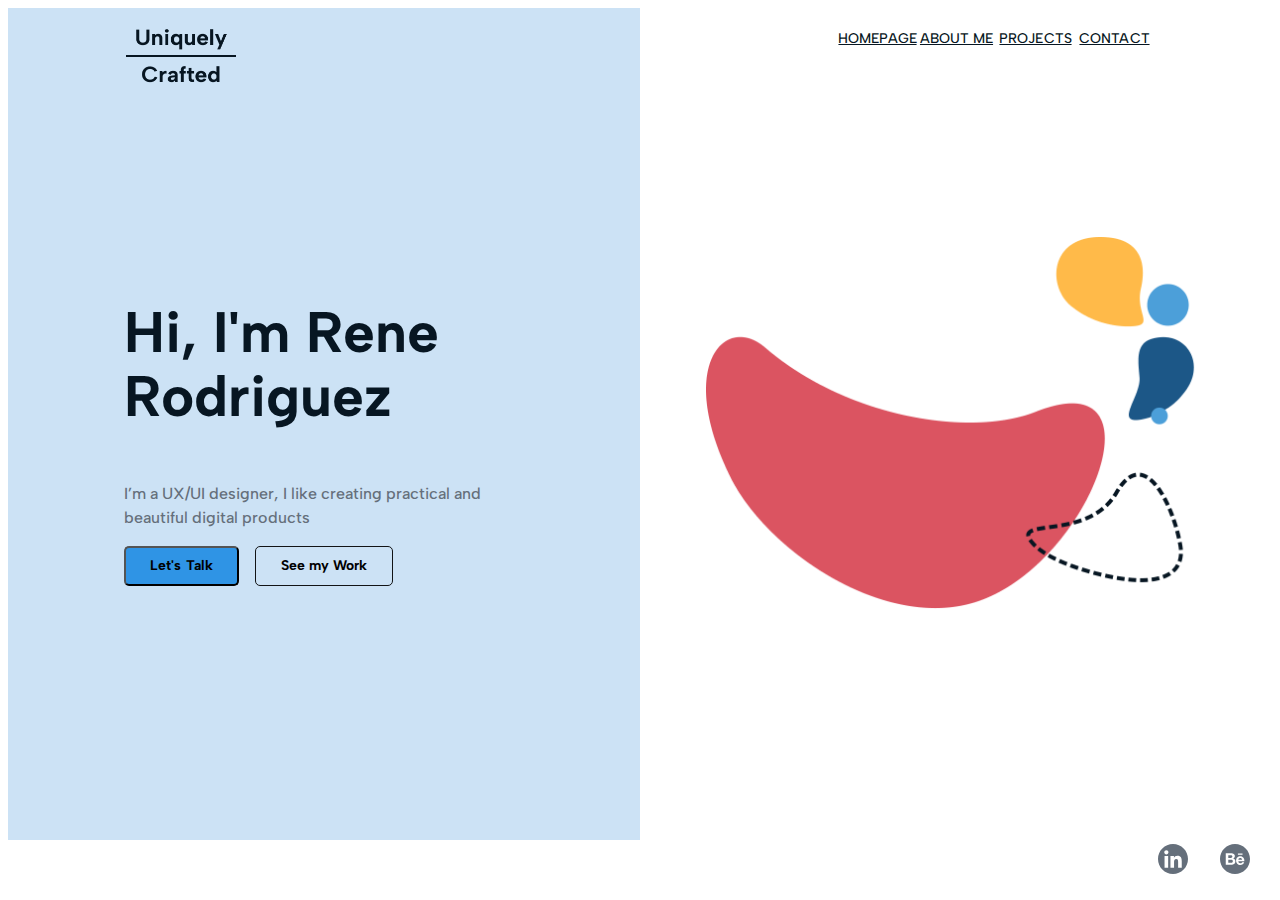
<file: index.html>
<!DOCTYPE html>
<html>
<head>
    <meta charset="UTF-8" />
    <title>UniquelyCrafted
    </title>
    <link rel="stylesheet" href="css/style.css">
    <link rel="preconnect" href="https://fonts.googleapis.com">
    <link rel="preconnect" href="https://fonts.gstatic.com" crossorigin>
    <link href="https://fonts.googleapis.com/css2?family=Albert+Sans:wght@400;700&display=swap" rel="stylesheet">

</head>
<body>
        <div class="topnav">
            <div class="logo">
                <img src="illustrations/Logo2.png" alt="logo" width="107" height="54">        
            </div>
            <div class="links">
                <a href="#homepage">HOMEPAGE</a>
                <a href="pages/about_me.html">ABOUT ME</a>
                <a href="#projects">PROJECTS</a>
                <a href="#contact">CONTACT</a>
            </div>
        </div>

        <div class="l_space">
            <h1>Hi, I'm Rene Rodriguez</h1>
            <p>I’m a UX/UI designer, I like creating practical and beautiful digital products </p>
            <form action="/action_page.php" class="buttons">
                <input type="submit" value="Let's Talk" class="button" id="primary_button">
                <input type="submit" value="See my Work" class="button" id="secondary_button">
            </form>
        </div>

        <div class="r_space">
            <img src="illustrations/Blops2.png" alt="blops" width="505" height="337">
        </div>

        <div class="footer">
                <a href="#"></a>
                <svg xmlns="http://www.w3.org/2000/svg" width="30" height="30" viewBox="0 0 30 30" fill="none">
                <path fill-rule="evenodd" clip-rule="evenodd" d="M30 15C30 23.2843 23.2843 30 15 30C6.71573 30 0 23.2843 0 15C0 6.71573 6.71573 0 15 0C23.2843 0 30 6.71573 30 15ZM6.53906 23.75H10.1672V12.0661H6.53906V23.75ZM6.25 8.35122C6.25 9.5114 7.19102 10.4724 8.35117 10.4724C9.51094 10.4724 10.4523 9.5114 10.4523 8.35122C10.4523 7.79394 10.231 7.25949 9.83692 6.86543C9.44288 6.47138 8.90844 6.25 8.35117 6.25C7.79391 6.25 7.25947 6.47138 6.86542 6.86543C6.47137 7.25949 6.25 7.79394 6.25 8.35122ZM20.1258 23.75H23.75V17.3319C23.75 14.1912 23.075 11.7732 19.4031 11.7732C17.6379 11.7732 16.4547 12.7419 15.9703 13.6599H15.9195V12.0661H12.4398V23.75H16.0641V17.9647C16.0641 16.4412 16.3531 14.9686 18.2395 14.9686C20.0984 14.9686 20.1258 16.7069 20.1258 18.0624V23.75Z" fill="#656F7B"/>
                </svg>
                <a href="#"></a>
                <svg xmlns="http://www.w3.org/2000/svg" width="30" height="30" viewBox="0 0 30 30" fill="none">
                <path d="M11.9297 13.6038C12.221 13.3929 12.3616 13.0446 12.3616 12.5658C12.3717 12.3382 12.3248 12.1138 12.2243 11.9096C12.1339 11.7455 12 11.6083 11.8359 11.5112C11.6658 11.408 11.4769 11.3397 11.2801 11.3103C11.0658 11.2701 10.8482 11.25 10.6339 11.2533H8.28013V13.9219H10.8281C11.2667 13.9252 11.6384 13.8181 11.9297 13.6038ZM12.3248 16.0145C11.9967 15.7634 11.558 15.6395 11.0123 15.6395H8.27344V18.7868H10.9587C11.2098 18.7868 11.4408 18.7634 11.6652 18.7165C11.8774 18.675 12.0797 18.5932 12.2612 18.4754C12.4319 18.365 12.5692 18.2143 12.673 18.0201C12.7734 17.8259 12.8237 17.5781 12.8237 17.2801C12.8237 16.6875 12.6562 16.269 12.3248 16.0145ZM15 0C6.71652 0 0 6.71652 0 15C0 23.2835 6.71652 30 15 30C23.2835 30 30 23.2835 30 15C30 6.71652 23.2835 0 15 0ZM17.8962 9.60603H22.5301V10.7344H17.8962V9.60603ZM15 18.9107C14.7833 19.3221 14.4738 19.6775 14.096 19.9487C13.7009 20.2232 13.2623 20.4241 12.7969 20.5413C12.31 20.6718 11.8077 20.736 11.3036 20.7321H5.75893V9.31138H11.1496C11.6953 9.31138 12.1908 9.36161 12.6429 9.45536C13.0915 9.54911 13.4732 9.70982 13.7946 9.92745C14.1127 10.1451 14.3638 10.4364 14.5413 10.798C14.7154 11.1562 14.8058 11.6049 14.8058 12.1373C14.8058 12.7132 14.6752 13.1886 14.4141 13.5737C14.1496 13.9587 13.7679 14.2701 13.2489 14.5145C13.9554 14.7154 14.4743 15.0737 14.8158 15.5759C15.1641 16.0848 15.3348 16.6942 15.3348 17.4107C15.3348 17.9933 15.2243 18.4922 15 18.9107ZM24.3348 17.1429H18.3616C18.3616 17.7924 18.5859 18.4152 18.9241 18.75C19.2656 19.0815 19.7545 19.2489 20.394 19.2489C20.856 19.2489 21.2478 19.1317 21.5826 18.9007C21.9141 18.6696 22.115 18.4252 22.1886 18.1708H24.1908C23.8694 19.1652 23.3806 19.875 22.7176 20.3036C22.0614 20.7321 21.2578 20.9464 20.3237 20.9464C19.6708 20.9464 19.0848 20.8393 18.5592 20.635C18.0536 20.4375 17.5982 20.1362 17.2232 19.7478C16.8535 19.3489 16.5677 18.8798 16.3828 18.3683C16.1786 17.8025 16.0781 17.2065 16.0848 16.6071C16.0848 15.9877 16.1886 15.4118 16.3895 14.8761C16.7746 13.8348 17.5748 13.0011 18.596 12.5692C19.1417 12.3415 19.7277 12.2277 20.3203 12.2344C21.0234 12.2344 21.6328 12.3683 22.1618 12.6429C22.6711 12.905 23.1133 13.2808 23.4542 13.7411C23.7924 14.1998 24.0301 14.7221 24.1808 15.3114C24.3248 15.8906 24.375 16.5 24.3348 17.1429ZM20.25 13.942C19.8884 13.942 19.5837 14.0056 19.3493 14.1295C19.115 14.2533 18.9208 14.4074 18.7734 14.5848C18.6331 14.7562 18.5294 14.9544 18.4687 15.1674C18.4152 15.3449 18.3783 15.5257 18.365 15.7098H22.0647C22.0112 15.1306 21.8103 14.702 21.5424 14.4007C21.2612 14.1027 20.8092 13.942 20.25 13.942Z" fill="#656F7B"/>
                </svg>
                <a href="#"></a>
                <svg xmlns="http://www.w3.org/2000/svg" width="30" height="30" viewBox="0 0 30 30" fill="none">
                <path d="M11.6667 15C11.6667 16.8409 13.1591 18.3333 15 18.3333C16.8409 18.3333 18.3333 16.8409 18.3333 15C18.3333 13.159 16.8409 11.6666 15 11.6666C13.1591 11.6666 11.6667 13.159 11.6667 15Z" fill="#656F7B"/>
                <path fill-rule="evenodd" clip-rule="evenodd" d="M19.0408 6.86011C17.9863 6.81199 17.6701 6.80183 15 6.80183C12.3299 6.80183 12.0136 6.81199 10.9591 6.86011C9.98413 6.90461 9.45464 7.0675 9.10226 7.20441C8.6355 7.38582 8.30238 7.60253 7.95242 7.95246C7.6025 8.30238 7.38578 8.63554 7.20441 9.10226C7.06746 9.45464 6.90457 9.98413 6.86007 10.9591C6.81195 12.0136 6.80179 12.3299 6.80179 15C6.80179 17.6701 6.81195 17.9863 6.86007 19.0408C6.90457 20.0158 7.06746 20.5452 7.20441 20.8976C7.38578 21.3644 7.6025 21.6975 7.95242 22.0474C8.30238 22.3974 8.6355 22.6141 9.10226 22.7955C9.45464 22.9324 9.98413 23.0953 10.9591 23.1398C12.0135 23.1879 12.3296 23.1981 15 23.1981C17.6702 23.1981 17.9865 23.1879 19.0408 23.1398C20.0158 23.0953 20.5452 22.9324 20.8976 22.7955C21.3644 22.6141 21.6975 22.3974 22.0474 22.0474C22.3974 21.6975 22.6141 21.3644 22.7955 20.8976C22.9324 20.5452 23.0953 20.0158 23.1398 19.0408C23.1879 17.9863 23.1981 17.6701 23.1981 15C23.1981 12.3299 23.1879 12.0136 23.1398 10.9591C23.0953 9.98413 22.9324 9.45464 22.7955 9.10226C22.6141 8.63554 22.3974 8.30238 22.0474 7.95246C21.6975 7.60253 21.3644 7.38582 20.8976 7.20441C20.5452 7.0675 20.0158 6.90461 19.0408 6.86011ZM9.8649 15C9.8649 12.1639 12.164 9.86484 15 9.86484C17.8361 9.86484 20.1351 12.1639 20.1351 15C20.1351 17.836 17.8361 20.135 15 20.135C12.164 20.135 9.8649 17.836 9.8649 15ZM21.5379 9.66194C21.5379 10.3247 21.0007 10.8619 20.3379 10.8619C19.6752 10.8619 19.138 10.3247 19.138 9.66194C19.138 8.99921 19.6752 8.46198 20.3379 8.46198C21.0007 8.46198 21.5379 8.99921 21.5379 9.66194Z" fill="#656F7B"/>
                <path fill-rule="evenodd" clip-rule="evenodd" d="M30 15C30 23.2843 23.2843 30 15 30C6.71573 30 0 23.2843 0 15C0 6.71573 6.71573 0 15 0C23.2843 0 30 6.71573 30 15ZM10.877 5.0602C11.9436 5.01152 12.2841 5 15 5C17.7158 5 18.0563 5.01152 19.1229 5.0602C20.1873 5.10875 20.9142 5.27777 21.5503 5.525C22.2079 5.78055 22.7656 6.1225 23.3215 6.67843C23.8774 7.23433 24.2194 7.79203 24.4749 8.4496C24.7221 9.08566 24.8912 9.81261 24.9397 10.877C24.9884 11.9436 24.9999 12.2841 24.9999 15C24.9999 17.7158 24.9884 18.0563 24.9397 19.1229C24.8912 20.1873 24.7221 20.9142 24.4749 21.5503C24.2194 22.2079 23.8774 22.7656 23.3215 23.3215C22.7656 23.8774 22.2079 24.2194 21.5503 24.4749C20.9142 24.7221 20.1873 24.8912 19.1229 24.9397C18.0563 24.9884 17.7158 24.9999 15 24.9999C12.2841 24.9999 11.9436 24.9884 10.877 24.9397C9.81261 24.8912 9.08566 24.7221 8.44956 24.4749C7.79199 24.2194 7.23429 23.8774 6.6784 23.3215C6.12246 22.7656 5.78051 22.2079 5.52496 21.5503C5.27773 20.9142 5.10871 20.1873 5.06016 19.1229C5.01148 18.0563 5 17.7158 5 15C5 12.2841 5.01148 11.9436 5.06016 10.877C5.10871 9.81261 5.27773 9.08566 5.52496 8.4496C5.78051 7.79203 6.12246 7.23433 6.6784 6.67843C7.23429 6.1225 7.79199 5.78055 8.44956 5.525C9.08566 5.27777 9.81261 5.10875 10.877 5.0602Z" fill="#656F7B"/>
                </svg>
        </div>
</body>
</html>
</file>
<file: css/style.css>
body{
  display: inline-flex;
  align-items: center;
  align-content: space-between;
}

/* navigation bar component */
.topnav {
  display: flex;
  width: 1028px;
  height: 56px;
  justify-content: space-between;
  align-items: center;
  z-index: 1;
  position: absolute;
  left: 126px;
  top: 28px;
} 

.topnav img:first-child {
  float:right;
  min-width: 110px;
  width: 20%;
 }

  .links{
    display: flex;
    flex-direction: row;
    justify-content: space-around;
    width: auto;
    height: 54px;
    align-items: center;
  }

    /* links stlye */
    .links a{
      display: flex;
      flex-direction: column;
      align-items: center;
      gap: 15px;
      color: var(--shade-shade-black, #071622);
      font-family: 'Albert Sans', sans-serif;
      font-size: 14px;
      font-style: normal;
      font-weight: 500;
      line-height: 20px; 
      letter-spacing: 0.014px;
      flex-shrink: 0;
      width: 79px;
      height: 54px;
    }

  .l_space{
    display: flex;
    height: 832px;
    flex-direction: column;
    justify-content: center;
    align-items: center;
    flex: 1 0 0;
    background: var(--primary-primary-100, #CCE2F5);
  }  
  

    .l_space h1{
      width: 400px;
      color: var(--shade-shade-black, #071622);

      /* Display/Display Large */
      font-family: 'Albert Sans', sans-serif;
      font-size: 57px;
      font-style: normal;
      font-weight: 700;
      line-height: 64px; /* 112.281% */
      }

    .l_space p{
      width: 400px;
      color: var(--neutrals-neutral-40, #656F7B);
      /* Title/Title Medium */
      font-family: 'Albert Sans', sans-serif;
      font-size: 16px;
      font-style: normal;
      font-weight: 500;
      line-height: 24px; /* 150% */
      letter-spacing: 0.024px;
      }

    .buttons{
      display: flex;
      width: 400px;
      align-items: center;
      gap: 16px;
    }

        #primary_button{
          display: flex;
          width: 115px;
          height: 40px;
          justify-content: center;
          align-items: center;
          flex-shrink: 0;
          border-radius: 5px;
          background: var(--primary-primary-60, #2F94E5);

          /* Label/Large Label Bold */
          font-family: 'Albert Sans', sans-serif;
          font-size: 14px;
          font-style: normal;
          font-weight: 700;
          line-height: 20px; /* 142.857% */
          letter-spacing: 0.014px;    
      } 

      #secondary_button{
        display: flex;
        width: 138px;
        height: 40px;
        justify-content: center;
        align-items: center;
        flex-shrink: 0;
        border-radius: 5px;
        border: 1px solid var(--neutrals-neutral-0, #121416);
        background-color: transparent;
          /* Label/Large Label Bold */
          font-family: 'Albert Sans', sans-serif;
          font-size: 14px;
          font-style: normal;
          font-weight: 700;
          line-height: 20px; /* 142.857% */
          letter-spacing: 0.014px;
      } 

      .r_space{
        display: flex;
        height: 832px;
        flex-direction: column;
        justify-content: center;
        align-items: center;
        flex: 1 0 0;
        background: var(--shade-shade-white, #FFF);
      }

      .r_space img:first-child {
        height: auto;
        flex-shrink: 0;
        max-width: 100%;
        width: 20%;
        min-width: 500px;
      }

 .footer{
  display: flex;
  width: 1280px;
  height: 30px;
  padding: 0px 24px;
  justify-content: flex-end;
  align-items: center;
  gap: 16px;
  position: absolute;
  bottom: 26px;
  z-index: 1;
 }
</file>
